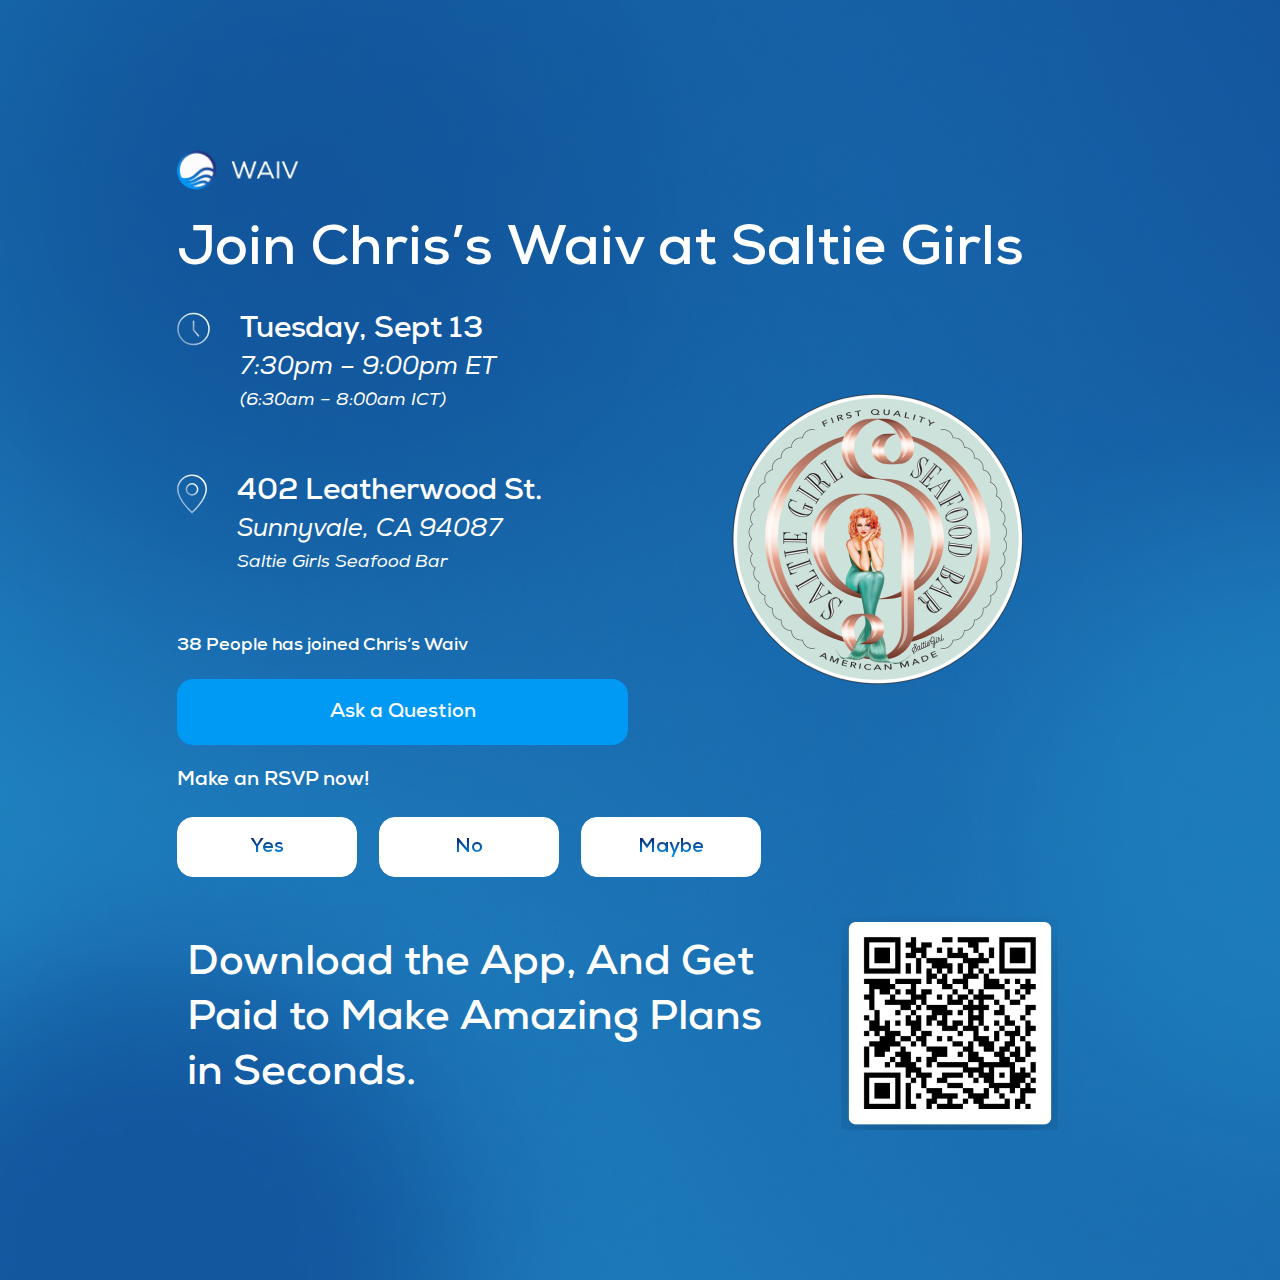
<file: event.html>
<!DOCTYPE html>
<html>
<head>
	<meta charset="utf-8">
	<meta name="viewport" content="width=device-width, initial-scale=1">
	<title>WAIV Page Page</title>
	<link rel="stylesheet" type="text/css" href="css/bootstrap.min.css" > 
	<link rel="stylesheet" type="text/css" href="css/style.css">


</head>
<body class="event-page event-bg">

      
	  <main class="main-padding">
	  	  <div class="container">
	  	  	  <div class="event-page-content row justify-content-center">
	  	  	  	  <div class="col-md-10">
	  	  	  	  	<div class="row">
				  	  		<div class="col-md-12 mb-5 mb-md-0">
				  	  			<div class="site-logo">
				  	  				<img src="images/logo.png">
				  	  			</div>
				  	  			<h1>Join Chris’s Waiv at Saltie Girls</h1>
				  	  		</div>
				  	  	</div>

				  	  	<div class="row align-items-center">
				  	  		<div class="col-md-6 mb-4 mb-md-0">
				  	  			<ul class="schedule-list">
				  	  				<li>
				  	  					<div class="event-icon">
				  	  						<img src="images/time-icon.svg">
				  	  					</div>
				  	  					<div class="event-detail">
				  	  						<h4>Tuesday, Sept 13</h4>
										    <h5>7:30pm – 9:00pm ET</h5>
										    <p>(6:30am – 8:00am ICT)</p>
				  	  					</div>
				  	  				</li>

				  	  				<li>
				  	  					<div class="event-icon">
				  	  						<img src="images/location-icon.svg">
				  	  					</div>
				  	  					<div class="event-detail">
				  	  						<h4> 402 Leatherwood St.</h4>
										    <h5>Sunnyvale, CA 94087</h5>
										    <p>Saltie Girls Seafood Bar</p> 
				  	  					</div>
				  	  				</li>
				  	  			</ul>

				  	  			<div class="user-detail-box">
				  	  				<!-- <div class="user-profiles">
				  	  					<div class="user-profiles-items profile-img">
				  	  						<img src="images/user-1.png">
				  	  					</div>
				  	  					<div class="user-profiles-items profile-img">
				  	  						<img src="images/user-2.png">
				  	  					</div>
				  	  					<div class="user-profiles-items profile-img">
				  	  						<img src="images/user-3.png">
				  	  					</div>
				  	  					<div class="user-profiles-items profile-count">
				  	  						<span>35+</span>
				  	  					</div>
				  	  				</div> -->

				  	  				<p>38 People has joined Chris’s Waiv </p>

				  	  				<a href="#" class="event-btn" >Ask a Question</a>

				  	  			</div>


				  	  			
				  	  		</div>
				  	  		<div class="col-md-6 mb-5 mb-md-0 text-center">
				  	  			<img src="images/event-img.png" class="img-fluid" height="297">
				  	  		</div>
				  	  	</div> 


				  	  	<div class="row">
				  	  		<div class="col-md-12 mb-4 mb-md-0">
				  	  			<div class="rsvp-section text-md-start text-center">
				  	  				<h5 class="mb-5 mb-md-4">Make an RSVP now!</h5>

				  	  				<div class="rsvp-btn-group justify-content-center justify-content-md-start">
				  	  					<button type="button" class="rsvp-btn" data-bs-toggle="modal" data-bs-target="#rsvpModal"><span>Yes</span></button>
				  	  					<button type="button" data-bs-toggle="modal" data-bs-target="#norsvpModal" class="rsvp-btn"><span>No</span></button>
				  	  					<button type="button" class="rsvp-btn" data-bs-toggle="modal" data-bs-target="#maybersvpModal"><span>Maybe</span></button>
				  	  				</div>
				  	  			</div>
				  	  		</div>
				  	  	</div>

				  	  	<div class="qr-section row align-items-center">
				  	  		<div class="col-md-8 mb-4 mb-md-0 text-center text-md-start">
				  	  			<h2>Download the App, And Get Paid to Make Amazing Plans in Seconds.</h2>
				  	  		</div>
				  	  		<div class="col-md-4 mb-4 mb-md-0 text-center d-flex justify-content-center">
				  	  			<img src="images/qr-code.png" class="img-fluid d-none d-md-block">

				  	  			<div class="d-flex justify-content-center">
				  	  				<a href="https://apps.apple.com/us/app/waiv-campus/id1619137792" target="_blank" class=" w-75 d-flex d-md-none"><img src="images/app-store-logo.png" class="img-fluid"></a>
				  	  			</div>
				  	  	</div>
	  	  	  	  </div>
	  	  	  </div>
	  	  </div>
	  </main>


	  <!-- rsvp Modal -->
<div class="modal fade rsvp-modal" id="rsvpModal" tabindex="-1" aria-labelledby="rsvpModalLabel" aria-hidden="true">
  <div class="modal-dialog modal-dialog-centered">
    <div class="modal-content">
      <div class="modal-body p-0">
           <form action="" method="">
           	  <div class="form-heading text-center">
           	  	<h4>Make an RSVP</h4>
           	  </div>

           	  <div class="row">
           	  	<div class="col-md-3 mb-4 mb-md-3">
           	  		<label for="name"><span>Name</span></label>
           	  	</div>
           	  	<div class="col-md-9 mb-4 mb-md-3">
           	  		<div class="form-group">
           	  			<input id="name" type="text" name="name" class="form-control">
           	  		</div>
           	  	</div>
           	  </div>

           	  <div class="row">
           	  	<div class="col-md-3 mb-4 mb-md-3">
           	  		<label for="emai"><span>Email</span></label>
           	  	</div>
           	  	<div class="col-md-9 mb-4 mb-md-3">
           	  		<div class="form-group">
           	  			<input id="emai" type="email" name="email" class="form-control">
           	  		</div>
           	  	</div>
           	  </div>

           	  <div class="row">
           	  	<div class="col-md-3 mb-4 mb-md-3">
           	  		<label for="phone"><span>Mobile</span></label>
           	  	</div>
           	  	<div class="col-md-9 mb-4 mb-md-3">
           	  		<div class="form-group">
           	  			<input id="phone" type="number" name="phone" class="form-control">
           	  		</div>
           	  	</div>
           	  </div>

           	  <div class="row justify-content-center">
           	  	<div class="col-md-8 text-center">
           	  		<button class="rsvp-modal-btn" type="button" data-bs-toggle="modal" data-bs-target="#yesrsvpModal">Join Now</button>
           	  	</div>
           	  </div>
           </form>
      </div>
    </div>
  </div>
</div>

<div class="modal fade rsvp-modal" id="norsvpModal" tabindex="-1" aria-labelledby="norsvpModalLabel" aria-hidden="true">
  <div class="modal-dialog modal-dialog-centered">
    <div class="modal-content">
      <div class="modal-body p-0">
           <form action="" method="">
           	  <div class="form-heading text-center">
           	  	<h4>Sorry to Hear You Can’t Come. Hope to See You Again Soon!</h4>
           	  </div>

           	  <div class="row justify-content-center">
           	  	<div class="col-md-8 text-center">
           	  		<button class="rsvp-modal-btn" type="submit">Complete</button>
           	  	</div>
           	  </div>
           </form>
      </div>
    </div>
  </div>
</div>

<div class="modal fade rsvp-modal" id="yesrsvpModal" tabindex="-1" aria-labelledby="yesrsvpModalLabel" aria-hidden="true">
  <div class="modal-dialog modal-dialog-centered">
    <div class="modal-content">
      <div class="modal-body p-0">
           <form action="" method="">
           	  <div class="form-heading text-center">
           	  	<h4>Thanks for RSVP’ing.</h4>
           	  </div>

           	  <div class="row justify-content-center">
           	  	<div class="col-md-8 text-center">
           	  		<button class="rsvp-modal-btn" type="submit">Complete</button>
           	  	</div>
           	  </div>
           </form>
      </div>
    </div>
  </div>
</div>

<div class="modal fade rsvp-modal" id="maybersvpModal" tabindex="-1" aria-labelledby="maybersvpModalLabel" aria-hidden="true">
  <div class="modal-dialog modal-dialog-centered">
    <div class="modal-content">
      <div class="modal-body p-0">
           <form action="" method="">
           	  <div class="form-heading text-center">
           	  	<h4>Thanks for RSVP’ing. We’re Hoping You’ll Be Able to Make it!.</h4>
           	  </div>

           	  <div class="row justify-content-center">
           	  	<div class="col-md-8 text-center">
           	  		<button class="rsvp-modal-btn" type="submit">Complete</button>
           	  	</div>
           	  </div>
           </form>
      </div>
    </div>
  </div>
</div>
    


    
    




	<script src="js/bootstrap.bundle.min.js"></script>
</body>
</html>
</file>
<file: css/style.css>
@font-face {
	font-family: 'Nexa-Bold';  
	src: local('Nexa-Bold'), url('../fonts/nexa-bold.woff') format('woff');
}

@font-face {
	font-family: 'Nexa-Light';  
	src: local('Nexa-Light'), url('../fonts/nexa-light.woff') format('woff');
}

* {
	margin: 0;
	padding: 0;
}

body {
	box-sizing: border-box;
	font-family: 'Nexa-Bold';  
}


p {
	font-family: 'Nexa-Light';   
}

/*-- Home Page Styling  Start --*/

.home-bg {
	/*background: #0F4893;*/
	background: url('../images/home-page-bg.png');
	background-position: top bottom;
	background-repeat: no-repeat;
	background-size: cover;
	width: 100%;
}
.home-page .hero {
	position: relative;
}
.home-page .hero .hero-content {
	background: rgba(255, 255, 255, 0.12);
	border: 2px solid rgba(255, 255, 255, 0.4);
	border-radius: 40px;
	padding: 34px 50px;
	position: relative;
}

.home-page .hero .hero-content .site-logo {
    margin-bottom: 22px;
}

.home-page .hero .hero-content h1 {
	ont-family: 'Nexa-Bold';
	font-size: 50px;
	line-height: 130%; 
	color: #FFFFFF;
	margin-bottom: 20px;

}

.home-page .hero .hero-content .hero-intro p {
	font-family: 'Nexa-light';
	font-size: 18px;
	line-height: 28px;
	color: #FFFFFF;
	text-shadow: 0px 4px 4px rgba(0, 0, 0, 0.25);
	margin-bottom: 20px;
}

.home-page .hero .hero-content .hero-intro h4 {
	font-family: 'Nexa-Bold';
	font-size: 24px;
	line-height: 28px;
	/*text-decoration: underline;*/
	color: #FFFFFF;
	text-shadow: 0px 4px 4px rgba(0, 0, 0, 0.25);
	margin-bottom: 20px;
}

.home-page .hero .hero-content .hero-content-img  {
	position: relative;
	
}
.home-page .hero .hero-content .hero-content-img img {
	width: 500px;
	position: absolute;
	top: -18px;
	transform: translate(0%, -52.3%) ;
	right: 0;
	overflow: hidden;
}

.home-page .qr-code-home .qr-code-content {
    background: rgba(255, 255, 255, 0.12);
	border: 2px solid rgba(255, 255, 255, 0.4);
	border-radius: 40px;
	padding: 34px 50px;
}

.home-page .qr-code-home .qr-code-content .site-logo {
	margin-bottom: 20px;
	height: 68px;
}

.home-page .qr-code-home .qr-code-content p {
	font-family: 'Nexa-Bold';
	font-size: 30px;
	line-height: 130%;
	margin-bottom: 35px;
	color: #ffffff;
}

.slider-section .slider-wrapper {
    background: rgba(255, 255, 255, 0.12);
	border: 2px solid rgba(255, 255, 255, 0.4);
	border-radius: 40px;
	padding: 34px 50px;
}

.slider-section .slider-wrapper .carousel .carousel-control .carousel-icon {
	background: rgba(255, 255, 255, 0.2);
	/*width: 68px;
    height: 68px;*/
    padding: 40px;
    border-radius: 50%;
    display: flex;
    justify-content: center;
    align-items: center;
}

.slider-credit-card {
	position: relative;
	width: 100%;
	height: 100%;

}


.slider-section .slider-wrapper .carousel-heading h3 {
	font-family: 'Nexa-Bold';
	font-size: 36px;
	line-height: 130%; 
	color: #FFFFFF;
}

.slider-section .slider-wrapper .carousel-heading p {
	font-family: 'Nexa-Bold';
	font-size: 24px;
	line-height: 130%; 
	text-align: center; 
	color: #FFFFFF;
}


.slider-section .slider-wrapper .carousel-item {
	position: relative;
}

 .slider-wrapper .carousel-item-arrow {
	position: absolute;
	width: 125px;
	left: 75%;
	right: 50%;
	top: 50%;
	bottom: 50%;
	transform: translate(50%, -100%);
}

.slider-section .slider-wrapper .carousel-item .carousel-item-child {
	display: flex;
	align-items: center;
	justify-content: center;
}
 
 .slider-section .slider-wrapper .carousel .carousel-control {
    	margin-top: 100px;
  }

.slider-section .carousel-bottom .site-logo {
    margin-bottom: 20px;
}
.slider-section .carousel-bottom h3 {
	font-family: 'Nexa-Bold';
	font-size: 42px;
	line-height: 130%; 

	color: #FFFFFF;

}

.how-it-work .how-it-work-wrapper {
	background: rgba(255, 255, 255, 0.12);
	border: 2px solid rgba(255, 255, 255, 0.4);
	border-radius: 40px;
	padding: 50px;
	margin-top: 30px;
}

.how-it-work .how-it-work-content img {
	margin-bottom: 40px;
}

.how-it-work-img {
	position: relative;
}


.hiw-count {
	position: relative;
}

.hiw-count .count-icon-1 { 
	position: absolute;
	left: 90px;
	top: -40px;
}

.how-it-work-img .count-icon-3 { 
	position: absolute;
	left: -20px;
	top: -10px;
}

.how-it-work-img .count-icon-2 { 
	position: absolute;
	right: -20px;
	top: -10px;
}


.section-arrow {
	position: relative !important; 
}

.section-arrow-9 img {
   position: absolute;
	top: -150px;
	left: 200px;
}

.section-arrow-7 img{
    position: absolute;
	right: 300px;
	top: -170px;
}


.how-it-work .how-it-work-content h2 {
	font-family: 'Nexa-Bold';
	font-size: 56px;
	line-height: 130%; 
	color: #FFFFFF;
	margin-bottom: 20px;
}

.how-it-work .how-it-work-content p {
	font-family: 'Nexa-light';
	font-size: 26px;
	line-height: 150%;
	/* or 39px */  
	color: #FFFFFF;
}

.rsvp-modal .modal-content {
    background: #FFFFFF;
	box-shadow: 0px 16px 20px rgba(0, 0, 0, 0.08);
	border-radius: 40px;
	padding: 40px !important;
}
.rsvp-modal .modal-content .form-heading {
	margin-bottom: 2rem !important;
}

.rsvp-modal .modal-content .form-heading h4 {
	font-family: 'Nexa-Bold';
	font-size: 36px;
	line-height: 42px;
	background: linear-gradient(92.28deg, #062E6F 16.86%, #009AF5 78.8%);
	-webkit-background-clip: text;
	-webkit-text-fill-color: transparent;
	background-clip: text;
	text-fill-color: transparent;
}

.rsvp-modal .modal-content form label {
    color: #083478;
    font-family: 'Nexa-Bold';
	font-size: 24px;
	line-height: 130%;
}

.rsvp-modal .modal-content form .form-control {
	background: #FFFFFF;
	border: 1px solid rgba(0, 0, 0, 0.2);
	box-shadow: 2px 6px 64px 2px rgba(4, 12, 40, 0.08), 0px 2px 1px rgba(4, 12, 40, 0.04);
	border-radius: 16px;
	height: 50px;
}
 
.rsvp-modal .modal-content form .rsvp-modal-btn {
	background: #009AF5;
    border-radius: 16px;
    width: 252px;
    display: flex;
    align-items: center;
    justify-content: center;
    font-family: 'Nexa-Bold';
	font-size: 20px;
	line-height: 23px;
	color: #FFFFFF;
	margin-top: 20px;
    height: 58px;
    border:  1px solid #009AF5;
}

/*-- Home Page Styling  End --*/ 

/*-- Event Page Styling  Start --*/

.event-bg {
	/*background: #0F4893;*/
	/*background: radial-gradient(140.89% 292.98% at 114.44% -40.89%, #0F4893 0%, #2189C7 100%);*/
	background: url('../images/event-page-bg.png');
	background-position: center;
	background-repeat: no-repeat;
	background-size: cover;
	width: 100%;
}

.main-padding {
	padding: 150px 0px !important;
}

.event-page .event-page-content .site-logo {
	margin-bottom: 24px;
}

.event-page .event-page-content .site-logo img {
	height: 40px;
}

.event-page .event-page-content h1 {
	font-family: 'Nexa-Bold';
	font-weight: 500;
	font-size: 56px;
	line-height: 130%;
	color: #FFFFFF;
	margin-bottom: 25px;
}

.event-page .event-page-content .schedule-list {
	list-style: none;
	padding-left: 0;
}

.event-page .event-page-content .schedule-list li {
	display: flex;
	margin-bottom: 54px;
}

.event-page .event-page-content .schedule-list li .event-icon {
	margin-right: 30px;
}

.event-page .event-page-content .schedule-list li .event-detail h4,
.event-page .event-page-content .schedule-list li .event-detail h5,
.event-page .event-page-content .schedule-list li .event-detail p {
	color: #ffffff;
}

.event-page .event-page-content .schedule-list li .event-detail h4 {
	font-size: 30px;
	font-family: 'Nexa-Bold';
	margin-bottom: 5px;
}


.event-page .event-page-content .schedule-list li .event-detail h5 {
	font-size: 25px;
	font-family: 'Nexa-light';
	margin-bottom: 5px;
}
.event-page .event-page-content .schedule-list li .event-detail p {
	font-size: 18px;
	font-family: 'Nexa-light';
	margin-bottom: 5px;
}

.event-page .event-page-content .user-detail-box .user-profiles { 
    display: flex;
    align-items: center;
    margin-bottom: 15px;
}

.event-page .event-page-content .user-detail-box .user-profiles .user-profiles-items {
    /*position: absolute; */
    margin-right: -15px; 
}
.event-page .event-page-content .user-detail-box .user-profiles .profile-count {
	width: 43.94px;
    height: 43.94px;
    background: #FFFFFF;
    border: 2px solid #FFFFFF;
    border-radius: 50%;
    display: flex;
    align-items: center;
    justify-content: center;
    
}
.event-page .event-page-content .user-detail-box .user-profiles .profile-img {
	width: 43.94px;
    height: 43.94px;
} 
.event-page .event-page-content .user-detail-box .user-profiles .profile-count span {
	background: linear-gradient(88.02deg, #07387B -20.49%, #0296EE 103.16%);
	-webkit-background-clip: text;
	-webkit-text-fill-color: transparent;
	background-clip: text;
	text-fill-color: transparent;
}

.event-page .event-page-content .user-detail-box p {
	font-family: 'Nexa-Bold';
	font-size: 18px;
	line-height: 21px;
	color: #ffffff;
	margin-bottom: 22px;
}
.event-page .event-page-content .user-detail-box .event-btn {
	background: #009AF5;
	border-radius: 16px;
	font-family: 'Nexa-bold';
	font-size: 20px;
	line-height: 130%;
	padding: 20px 150px;
	display: block;
	color: #FFFFFF;
	text-decoration: none;
	text-align: center;
	margin-bottom: 22px;
}

.event-page .event-page-content .rsvp-section h5 {
	font-family: 'Nexa-Bold';
	font-size: 20px;
	line-height: 130%; 
	color: #FFFFFF;
	margin-bottom: 1rem;
}

.event-page .event-page-content .rsvp-section .rsvp-btn-group {
	display: flex;
	gap: 22px;
	flex-wrap: wrap; 
	-webkit-gap: 22px;
	-moz-gap: 22px;
	-o-gap: 22px;
}
.event-page .event-page-content .rsvp-section .rsvp-btn-group .rsvp-btn {
	background: #FFFFFF;
    border-radius: 16px;
    border: 1px solid #FFFFFF;
    width: 180px;
    height: 60px;
}

.event-page .event-page-content .rsvp-section .rsvp-btn-group .rsvp-btn span {
	background: linear-gradient(180deg, #091E65 0%, #009FFD 100%);
	-webkit-background-clip: text;
	-webkit-text-fill-color: transparent;
	background-clip: text;
	text-fill-color: transparent;
	font-family: 'Nexa-Bold';
    font-size: 20px;
}

.event-page .event-page-content .qr-section {
	padding: 40px 10px 0 10px;
}

.event-page .event-page-content .qr-section h2 {
	font-family: 'Nexa-Bold';
	font-size: 42px;
	line-height: 130%; 
	color: #FFFFFF;
}

/*-- Event Page Styling  End --*/


/*--========================================
     Responsive Media Queries
============================================-- */

@media only screen and (max-width: 600px) {

	 .main-padding {
	  padding: 100px 0px !important;
	}

   .event-page .event-page-content .user-detail-box .event-btn {
     	padding: 20px 100px;
   }

   .how-it-work .how-it-work-content h2 {
   	font-size: 40px ;
   }
  
    .home-page .hero .hero-content h1 {
    	font-size: 40px;
    }

    .how-it-work .how-it-work-content p {
    	font-size: 18px;
    }

    .how-it-work .how-it-work-content img {
    	height: 60px;
    }

    .how-it-work-img .count-icon-3 {
    	left: -18px;
		top: -12px;
		height: 53px;
    }

    .how-it-work-img .count-icon-2 {
    	right: -5px;
		top: -10px;
		height: 50px;
    }

    .hiw-count .count-icon-1 {
    	position: absolute;
		left: 40px;
		top: -25px;
    }

    .how-it-work .how-it-work-wrapper {
    	padding: 20px;
    }

    .slider-section .slider-wrapper,
    .home-page .qr-code-home .qr-code-content,
    .home-page .hero .hero-content {
    	padding: 18px 20px;
    }

    .home-page .qr-code-home .qr-code-content .site-logo,
    .slider-section .carousel-bottom .site-logo,
    .hero .site-logo img {
    	height: 32px;
    }

    .slider-section .slider-wrapper .carousel .carousel-control {
    	margin-top: 170px;
    }

    .slider-section .slider-wrapper .carousel .carousel-control .carousel-icon {
		background: rgba(255, 255, 255, 0.2);
		/*width: 68px;
	    height: 68px;*/
	    padding: 30px;
	    border-radius: 50%;
	    display: flex;
	    justify-content: center;
	    align-items: center;
	}

	.slider-wrapper .carousel-item-arrow {
		display: none;
	}

} 



@media only screen and (max-width: 350px) {

   .main-padding {
	  padding: 120px 0px !important;
   }
   .event-page .event-page-content .user-detail-box .event-btn {
     	padding: 20px 70px !important;
     	text-align: center;
   }

   .how-it-work .how-it-work-wrapper {
   	padding: 25px;
   }

   .how-it-work .how-it-work-content h2 {
   	font-size: 30px !important;
   }

   .how-it-work .how-it-work-wrapper {
   	padding: 20px;
   }

   .home-page .hero .hero-content h1 {
    	font-size: 32px;
    }

    .how-it-work .how-it-work-content p {
    	font-size: 16px;
    }

    .how-it-work .how-it-work-content img {
    	height: 50px;
    } 
}
</file>
